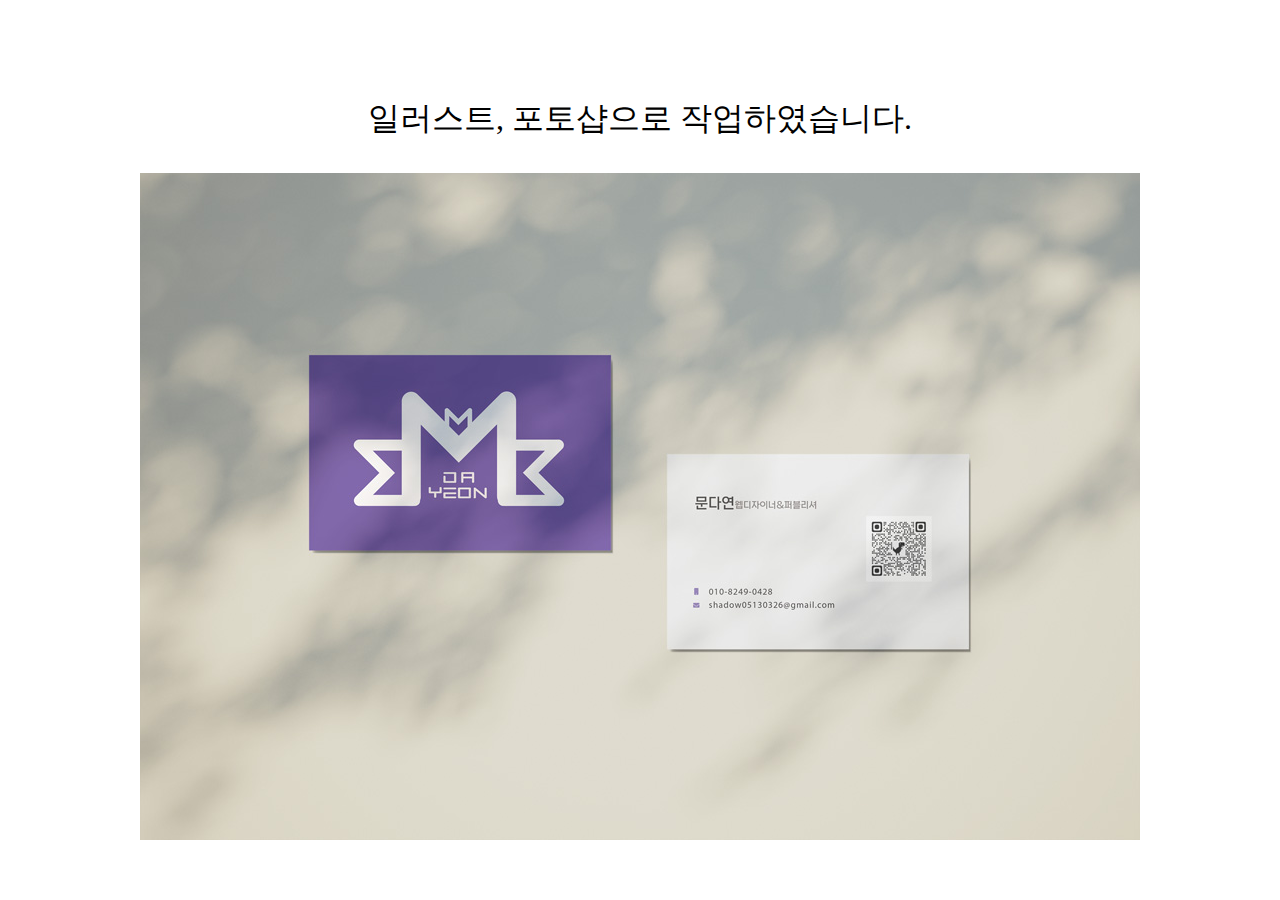
<file: 1.html>
<!DOCTYPE html>
<html lang="ko">
<head>
    <meta charset="UTF-8">
    <meta name="viewport" content="width=device-width, initial-scale=1.0">
    <title>명함디자인</title>
    <style>
        h1{color: #fff;}
        .col{display: grid; grid-template-columns: 1fr 1fr; gap: 1rem; }
        .coll{text-align: center; font-size: 2em; color: white;}
        .coll p{color: #000;}
    </style>
</head>
<body>
    <h1>1번</h1>
    <div class="coll">
        <p>일러스트, 포토샵으로 작업하였습니다.</p>
        <img src="./img/mdybusiness-card.jpg" alt="">
    </div>
</body>
</html>
</file>
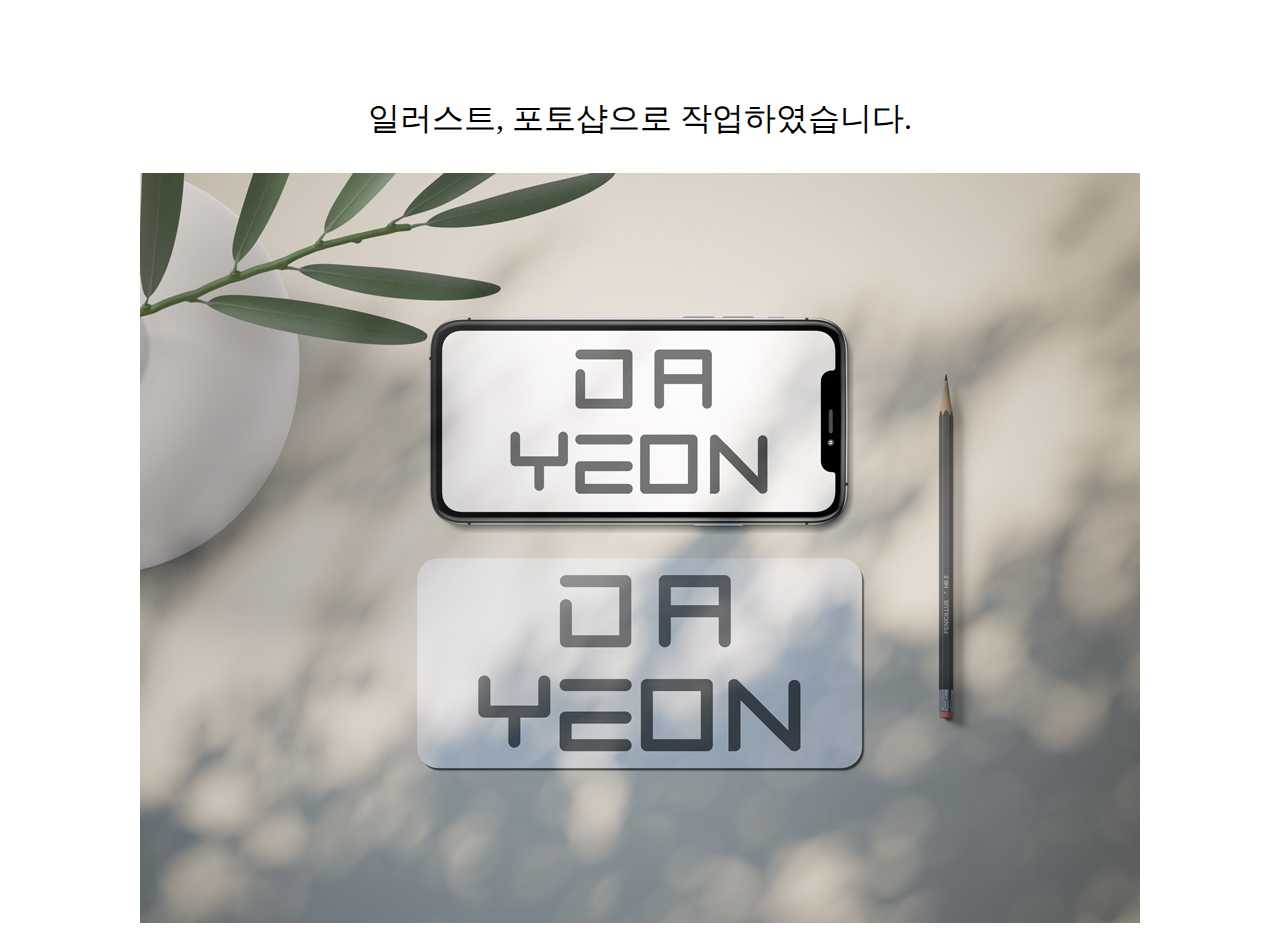
<file: 2.html>
<!DOCTYPE html>
<html lang="ko">
<head>
    <meta charset="UTF-8">
    <meta name="viewport" content="width=device-width, initial-scale=1.0">
    <title>로고디자인</title>
    <style>
        h1{color: #fff;}
        .col{display: grid; grid-template-columns: 1fr 1fr; gap: 1rem; }
        .coll{text-align: center; font-size: 2em; color: white;}
        .coll p{color: #000;}
    </style>
</head>
<body>
    <h1>2번</h1>
    <div class="coll">
        <p>일러스트, 포토샵으로 작업하였습니다.</p>
        <img src="./img/mdy_logo.jpg" alt="">
    </div>
</body>
</html>
</file>
